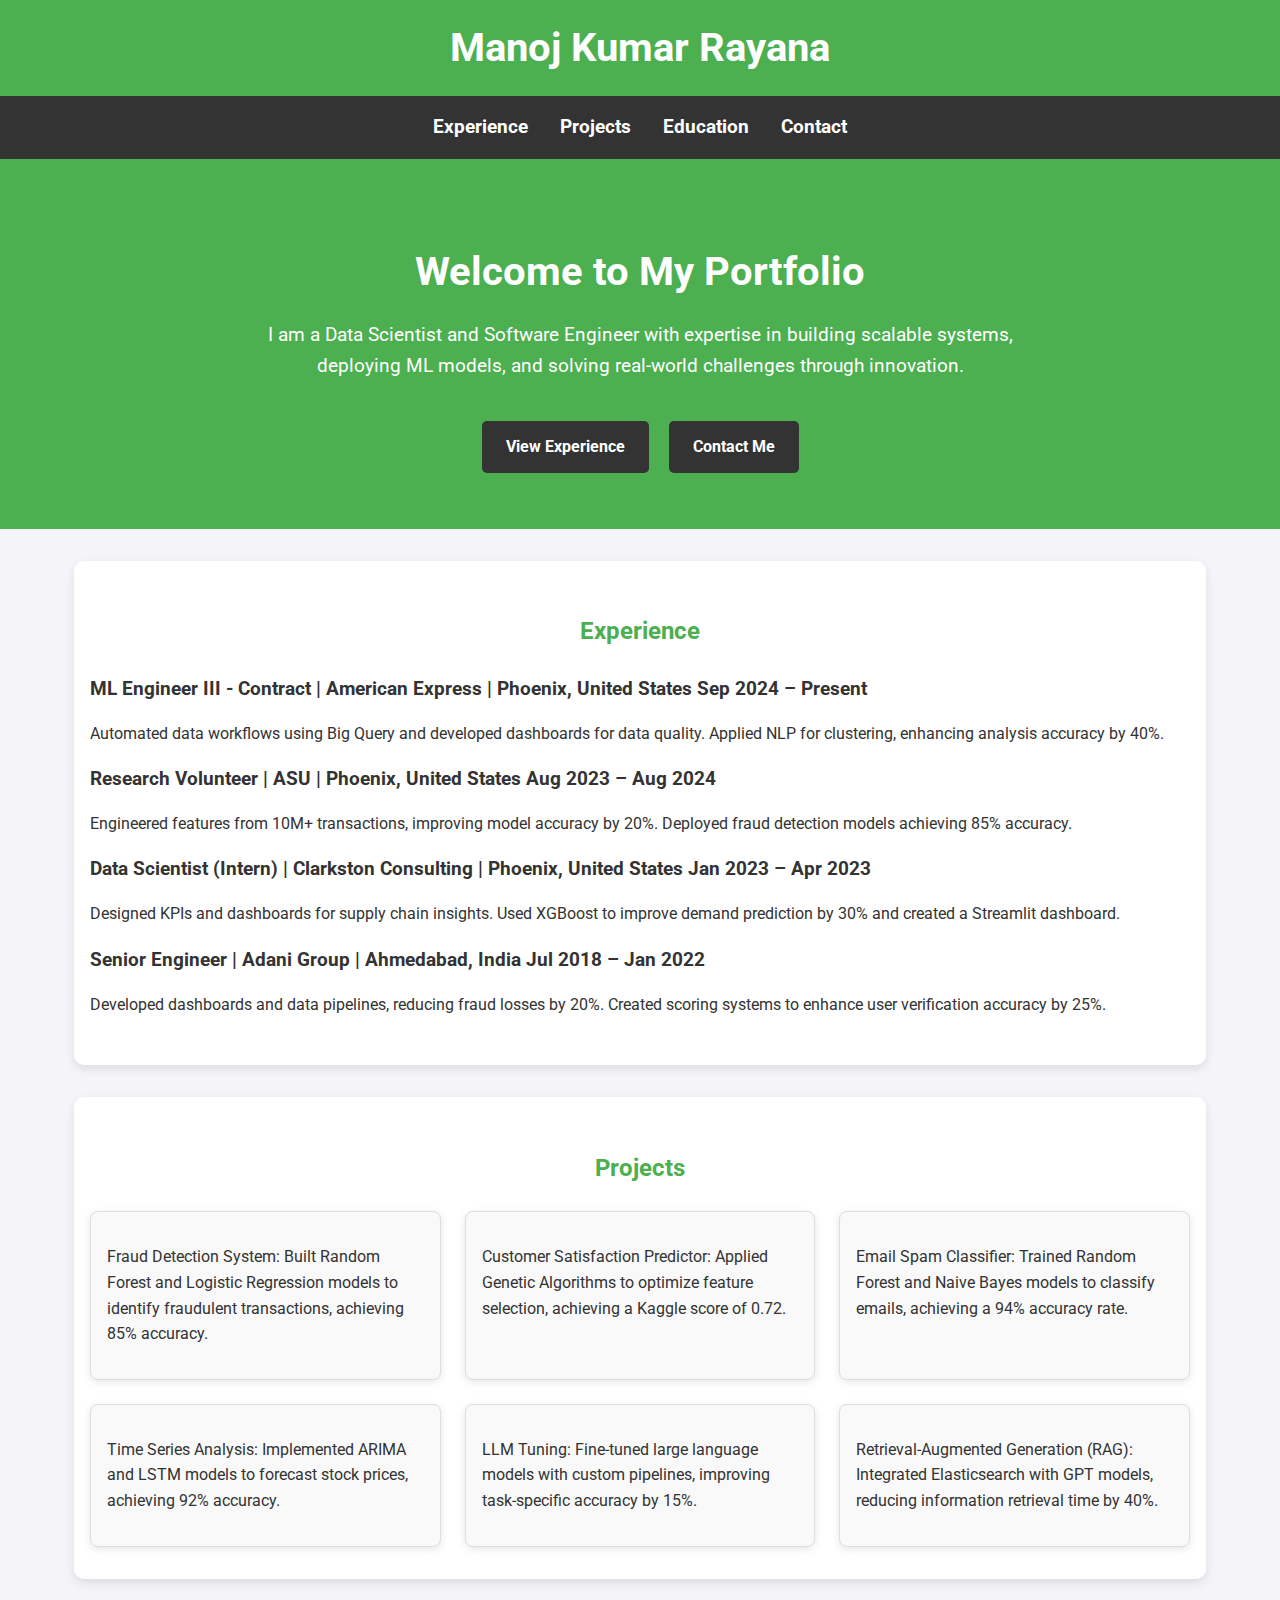
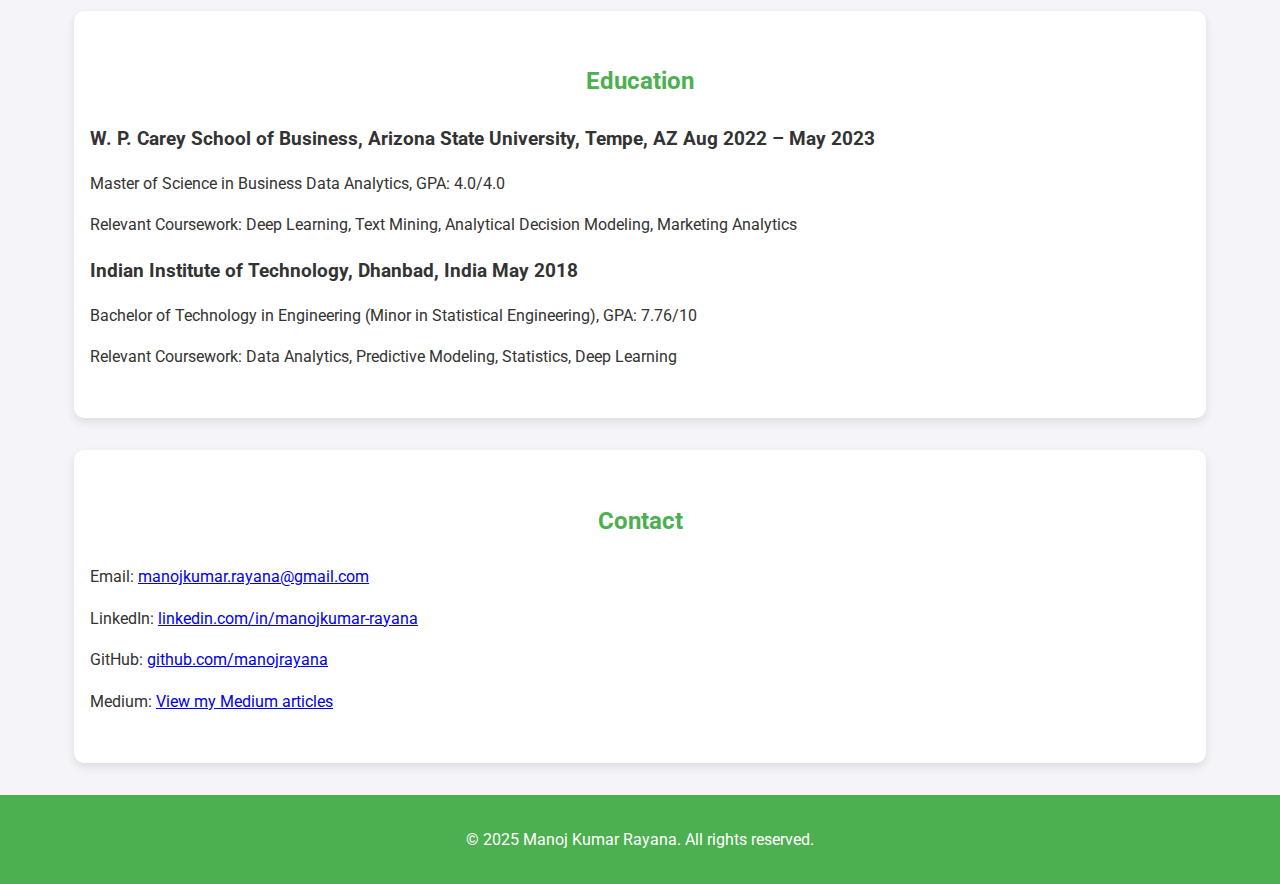
<file: index.html>
<!DOCTYPE html>
<html lang="en">
<head>
    <meta charset="UTF-8">
    <meta name="viewport" content="width=device-width, initial-scale=1.0">
    <title>Manoj Kumar Rayana | Portfolio</title>
    <link href="https://fonts.googleapis.com/css2?family=Roboto:wght@400;700&display=swap" rel="stylesheet">
    <style>
        body {
            margin: 0;
            font-family: 'Roboto', sans-serif;
            line-height: 1.6;
            background-color: #f4f4f9;
            color: #333;
        }
        header {
            background: #4caf50;
            color: white;
            padding: 1rem 0;
            text-align: center;
        }
        header h1 {
            margin: 0;
            font-size: 2.5rem;
        }
        nav {
            display: flex;
            justify-content: center;
            gap: 2rem;
            background: #333;
            padding: 1rem;
        }
        nav a {
            color: white;
            text-decoration: none;
            font-weight: bold;
            font-size: 1.2rem;
        }
        nav a:hover {
            text-decoration: underline;
        }
        .hero {
            text-align: center;
            padding: 3rem 1rem;
            background: #4caf50;
            color: white;
        }
        .hero h2 {
            font-size: 2.5rem;
            margin-bottom: 1rem;
        }
        .hero p {
            font-size: 1.2rem;
            max-width: 800px;
            margin: 0 auto;
        }
        .hero-buttons {
            margin-top: 2rem;
        }
        .hero-buttons a {
            display: inline-block;
            margin: 0.5rem;
            padding: 0.8rem 1.5rem;
            color: white;
            background: #333;
            border-radius: 5px;
            text-decoration: none;
            font-weight: bold;
        }
        .hero-buttons a:hover {
            background: #555;
        }
        section {
            padding: 2rem 1rem;
            margin: 2rem auto;
            max-width: 1100px;
            background: white;
            border-radius: 10px;
            box-shadow: 0 4px 10px rgba(0, 0, 0, 0.1);
        }
        section h2 {
            text-align: center;
            margin-bottom: 1.5rem;
            color: #4caf50;
        }
        section h3 {
            margin-bottom: 0.5rem;
        }
        .projects {
            display: grid;
            grid-template-columns: repeat(auto-fit, minmax(300px, 1fr));
            gap: 1.5rem;
        }
        .project {
            border: 1px solid #ddd;
            padding: 1rem;
            border-radius: 8px;
            box-shadow: 0 2px 8px rgba(0, 0, 0, 0.1);
            background: #f9f9f9;
        }
        .project h3 {
            color: #333;
            margin-top: 0;
        }
        footer {
            text-align: center;
            background: #4caf50;
            color: white;
            padding: 1rem;
            margin-top: 2rem;
        }
    </style>
</head>
<body>
    <header>
        <h1>Manoj Kumar Rayana</h1>
    </header>
    <nav>
        <a href="#resume">Experience</a>
        <a href="#projects">Projects</a>
        <a href="#education">Education</a>
        <a href="#contact">Contact</a>
    </nav>
    <div class="hero">
        <h2>Welcome to My Portfolio</h2>
        <p>I am a Data Scientist and Software Engineer with expertise in building scalable systems, deploying ML models, and solving real-world challenges through innovation.</p>
        <div class="hero-buttons">
            <a href="#resume">View Experience</a>
            <a href="#contact">Contact Me</a>
        </div>
    </div>
    <section id="resume">
        <h2>Experience</h2>
        <div>
            <h3>ML Engineer III - Contract | American Express | Phoenix, United States <span>Sep 2024 – Present</span></h3>
            <p>Automated data workflows using Big Query and developed dashboards for data quality. Applied NLP for clustering, enhancing analysis accuracy by 40%.</p>
        </div>
        <div>
            <h3>Research Volunteer | ASU | Phoenix, United States <span>Aug 2023 – Aug 2024</span></h3>
            <p>Engineered features from 10M+ transactions, improving model accuracy by 20%. Deployed fraud detection models achieving 85% accuracy.</p>
        </div>
        <div>
            <h3>Data Scientist (Intern) | Clarkston Consulting | Phoenix, United States <span>Jan 2023 – Apr 2023</span></h3>
            <p>Designed KPIs and dashboards for supply chain insights. Used XGBoost to improve demand prediction by 30% and created a Streamlit dashboard.</p>
        </div>
        <div>
            <h3>Senior Engineer | Adani Group | Ahmedabad, India <span>Jul 2018 – Jan 2022</span></h3>
            <p>Developed dashboards and data pipelines, reducing fraud losses by 20%. Created scoring systems to enhance user verification accuracy by 25%.</p>
        </div>
    </section>
    <section id="projects">
        <h2>Projects</h2>
        <div class="projects">
            <div class="project">
                <p>Fraud Detection System: Built Random Forest and Logistic Regression models to identify fraudulent transactions, achieving 85% accuracy.</p>
            </div>
            <div class="project">
                <p>Customer Satisfaction Predictor: Applied Genetic Algorithms to optimize feature selection, achieving a Kaggle score of 0.72.</p>
            </div>
            <div class="project">
                <p>Email Spam Classifier: Trained Random Forest and Naive Bayes models to classify emails, achieving a 94% accuracy rate.</p>
            </div>
            <div class="project">
                <p>Time Series Analysis: Implemented ARIMA and LSTM models to forecast stock prices, achieving 92% accuracy.</p>
            </div>
            <div class="project">
                <p>LLM Tuning: Fine-tuned large language models with custom pipelines, improving task-specific accuracy by 15%.</p>
            </div>
            <div class="project">
                <p>Retrieval-Augmented Generation (RAG): Integrated Elasticsearch with GPT models, reducing information retrieval time by 40%.</p>
            </div>
        </div>
    </section>
    <section id="education">
        <h2>Education</h2>
        <div>
            <h3>W. P. Carey School of Business, Arizona State University, Tempe, AZ <span>Aug 2022 – May 2023</span></h3>
            <p>Master of Science in Business Data Analytics, GPA: 4.0/4.0</p>
            <p>Relevant Coursework: Deep Learning, Text Mining, Analytical Decision Modeling, Marketing Analytics</p>
        </div>
        <div>
            <h3>Indian Institute of Technology, Dhanbad, India <span>May 2018</span></h3>
            <p>Bachelor of Technology in Engineering (Minor in Statistical Engineering), GPA: 7.76/10</p>
            <p>Relevant Coursework: Data Analytics, Predictive Modeling, Statistics, Deep Learning</p>
        </div>
    </section>
    <section id="contact">
        <h2>Contact</h2>
        <p>Email: <a href="mailto:manojkumar.rayana@gmail.com">manojkumar.rayana@gmail.com</a></p>
        <p>LinkedIn: <a href="https://linkedin.com/in/manojkumar-rayana" target="_blank">linkedin.com/in/manojkumar-rayana</a></p>
        <p>GitHub: <a href="https://github.com/manojrayana" target="_blank">github.com/manojrayana</a></p>
        <p>Medium: <a href="https://medium.com/@manojkumar.rayana/hypothesis-testing-basics-for-data-scientist-entry-level-interview-d973e90ec819" target="_blank">View my Medium articles</a></p>
    </section>
    <footer>
        <p>&copy; 2025 Manoj Kumar Rayana. All rights reserved.</p>
    </footer>
</body>
</html>
</file>
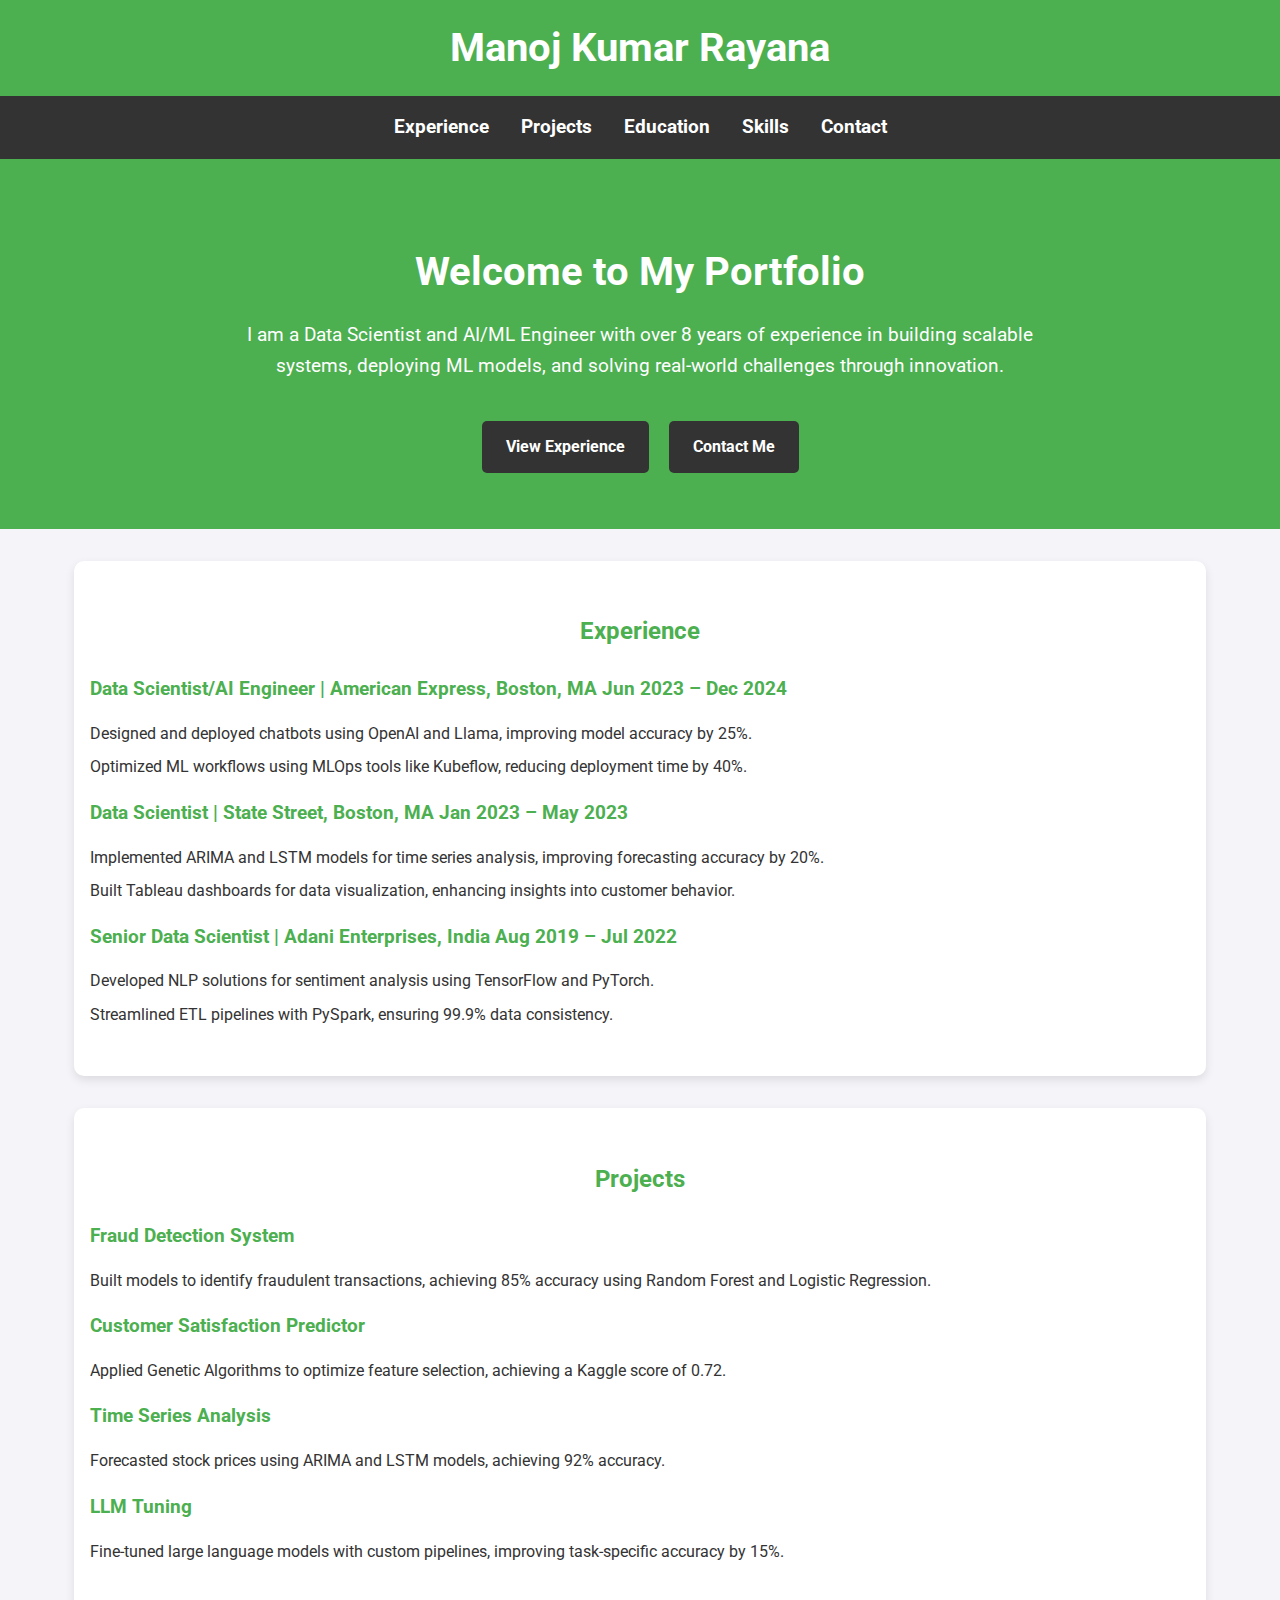
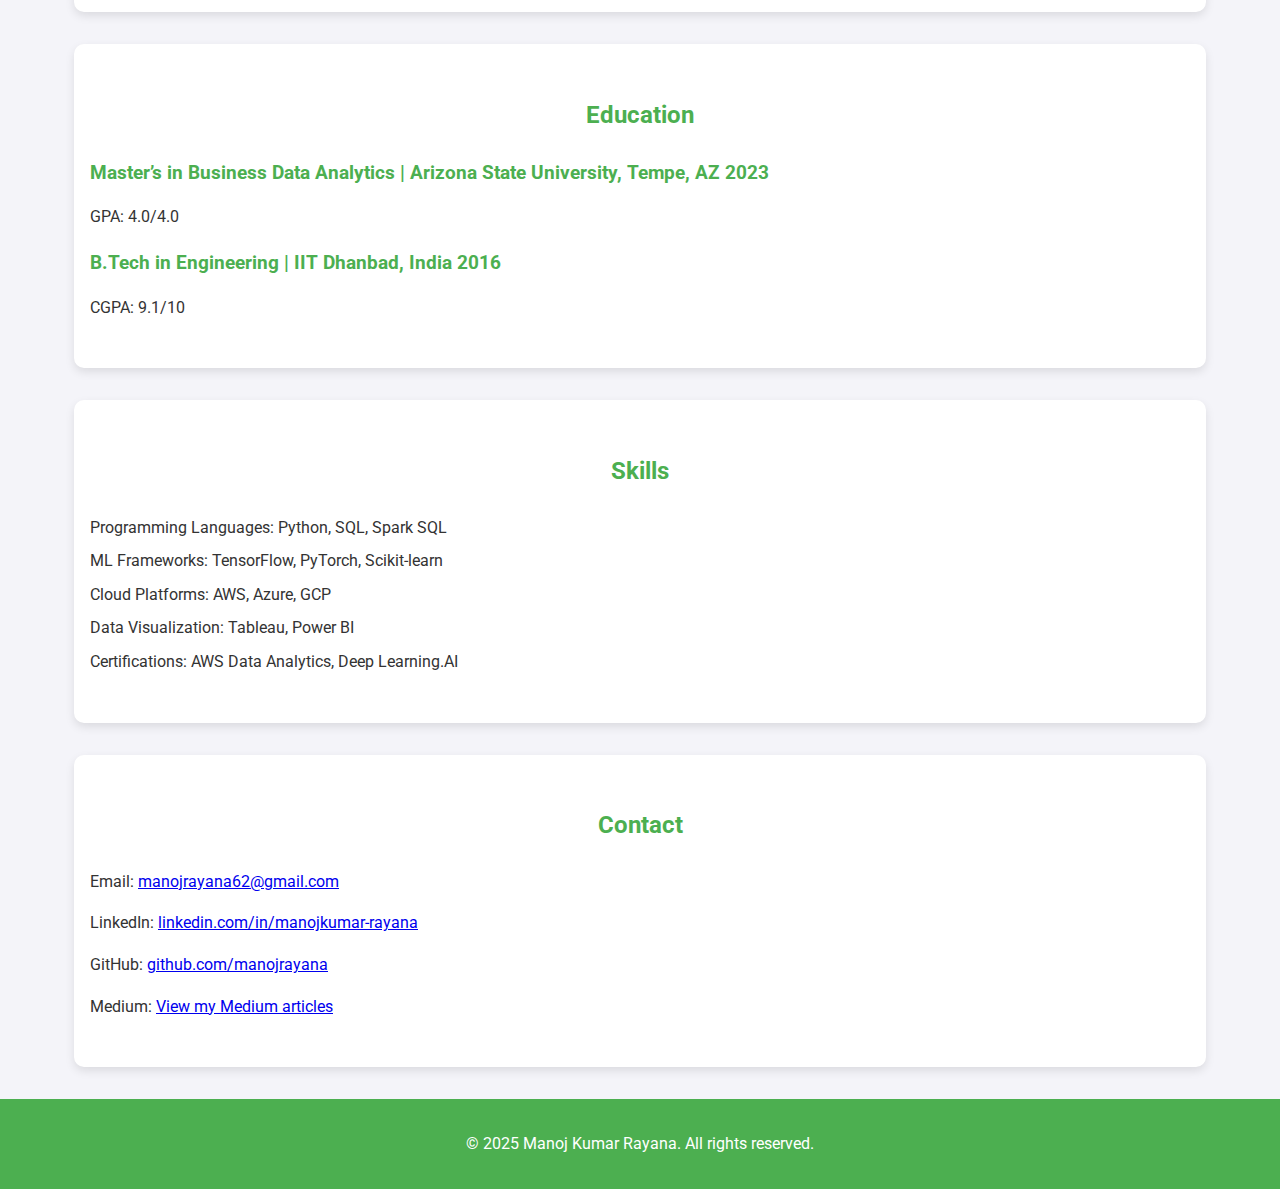
<file: images/New.html>
<!DOCTYPE html>
<html lang="en">
<head>
    <meta charset="UTF-8">
    <meta name="viewport" content="width=device-width, initial-scale=1.0">
    <title>Manoj Kumar Rayana | Portfolio</title>
    <link href="https://fonts.googleapis.com/css2?family=Roboto:wght@400;700&display=swap" rel="stylesheet">
    <style>
        body {
            margin: 0;
            font-family: 'Roboto', sans-serif;
            line-height: 1.6;
            background-color: #f4f4f9;
            color: #333;
        }
        header {
            background: #4caf50;
            color: white;
            padding: 1rem 0;
            text-align: center;
        }
        header h1 {
            margin: 0;
            font-size: 2.5rem;
        }
        nav {
            display: flex;
            justify-content: center;
            gap: 2rem;
            background: #333;
            padding: 1rem;
        }
        nav a {
            color: white;
            text-decoration: none;
            font-weight: bold;
            font-size: 1.2rem;
        }
        nav a:hover {
            text-decoration: underline;
        }
        .hero {
            text-align: center;
            padding: 3rem 1rem;
            background: #4caf50;
            color: white;
        }
        .hero h2 {
            font-size: 2.5rem;
            margin-bottom: 1rem;
        }
        .hero p {
            font-size: 1.2rem;
            max-width: 800px;
            margin: 0 auto;
        }
        .hero-buttons {
            margin-top: 2rem;
        }
        .hero-buttons a {
            display: inline-block;
            margin: 0.5rem;
            padding: 0.8rem 1.5rem;
            color: white;
            background: #333;
            border-radius: 5px;
            text-decoration: none;
            font-weight: bold;
        }
        .hero-buttons a:hover {
            background: #555;
        }
        section {
            padding: 2rem 1rem;
            margin: 2rem auto;
            max-width: 1100px;
            background: white;
            border-radius: 10px;
            box-shadow: 0 4px 10px rgba(0, 0, 0, 0.1);
        }
        section h2 {
            text-align: center;
            margin-bottom: 1.5rem;
            color: #4caf50;
        }
        .experience, .projects, .education, .skills {
            margin-bottom: 2rem;
        }
        .experience h3, .projects h3, .education h3 {
            margin-bottom: 0.5rem;
            color: #4caf50;
        }
        ul {
            list-style: none;
            padding: 0;
        }
        ul li {
            margin-bottom: 0.5rem;
        }
        footer {
            text-align: center;
            background: #4caf50;
            color: white;
            padding: 1rem;
            margin-top: 2rem;
        }
    </style>
</head>
<body>
    <header>
        <h1>Manoj Kumar Rayana</h1>
    </header>
    <nav>
        <a href="#experience">Experience</a>
        <a href="#projects">Projects</a>
        <a href="#education">Education</a>
        <a href="#skills">Skills</a>
        <a href="#contact">Contact</a>
    </nav>
    <div class="hero">
        <h2>Welcome to My Portfolio</h2>
        <p>I am a Data Scientist and AI/ML Engineer with over 8 years of experience in building scalable systems, deploying ML models, and solving real-world challenges through innovation.</p>
        <div class="hero-buttons">
            <a href="#experience">View Experience</a>
            <a href="#contact">Contact Me</a>
        </div>
    </div>
    <section id="experience" class="experience">
        <h2>Experience</h2>
        <div>
            <h3>Data Scientist/AI Engineer | American Express, Boston, MA <span>Jun 2023 – Dec 2024</span></h3>
            <ul>
                <li>Designed and deployed chatbots using OpenAI and Llama, improving model accuracy by 25%.</li>
                <li>Optimized ML workflows using MLOps tools like Kubeflow, reducing deployment time by 40%.</li>
            </ul>
        </div>
        <div>
            <h3>Data Scientist | State Street, Boston, MA <span>Jan 2023 – May 2023</span></h3>
            <ul>
                <li>Implemented ARIMA and LSTM models for time series analysis, improving forecasting accuracy by 20%.</li>
                <li>Built Tableau dashboards for data visualization, enhancing insights into customer behavior.</li>
            </ul>
        </div>
        <div>
            <h3>Senior Data Scientist | Adani Enterprises, India <span>Aug 2019 – Jul 2022</span></h3>
            <ul>
                <li>Developed NLP solutions for sentiment analysis using TensorFlow and PyTorch.</li>
                <li>Streamlined ETL pipelines with PySpark, ensuring 99.9% data consistency.</li>
            </ul>
        </div>
    </section>
    <section id="projects" class="projects">
        <h2>Projects</h2>
        <div>
            <h3>Fraud Detection System</h3>
            <p>Built models to identify fraudulent transactions, achieving 85% accuracy using Random Forest and Logistic Regression.</p>
        </div>
        <div>
            <h3>Customer Satisfaction Predictor</h3>
            <p>Applied Genetic Algorithms to optimize feature selection, achieving a Kaggle score of 0.72.</p>
        </div>
        <div>
            <h3>Time Series Analysis</h3>
            <p>Forecasted stock prices using ARIMA and LSTM models, achieving 92% accuracy.</p>
        </div>
        <div>
            <h3>LLM Tuning</h3>
            <p>Fine-tuned large language models with custom pipelines, improving task-specific accuracy by 15%.</p>
        </div>
    </section>
    <section id="education" class="education">
        <h2>Education</h2>
        <div>
            <h3>Master’s in Business Data Analytics | Arizona State University, Tempe, AZ <span>2023</span></h3>
            <p>GPA: 4.0/4.0</p>
        </div>
        <div>
            <h3>B.Tech in Engineering | IIT Dhanbad, India <span>2016</span></h3>
            <p>CGPA: 9.1/10</p>
        </div>
    </section>
    <section id="skills" class="skills">
        <h2>Skills</h2>
        <ul>
            <li>Programming Languages: Python, SQL, Spark SQL</li>
            <li>ML Frameworks: TensorFlow, PyTorch, Scikit-learn</li>
            <li>Cloud Platforms: AWS, Azure, GCP</li>
            <li>Data Visualization: Tableau, Power BI</li>
            <li>Certifications: AWS Data Analytics, Deep Learning.AI</li>
        </ul>
    </section>
    <section id="contact">
        <h2>Contact</h2>
        <p>Email: <a href="mailto:manojrayana62@gmail.com">manojrayana62@gmail.com</a></p>
        <p>LinkedIn: <a href="https://linkedin.com/in/manojkumar-rayana" target="_blank">linkedin.com/in/manojkumar-rayana</a></p>
        <p>GitHub: <a href="https://github.com/manojrayana" target="_blank">github.com/manojrayana</a></p>
        <p>Medium: <a href="https://medium.com/@manojkumar.rayana" target="_blank">View my Medium articles</a></p>
    </section>
    <footer>
        <p>&copy; 2025 Manoj Kumar Rayana. All rights reserved.</p>
    </footer>
</body>
</html>
</file>
